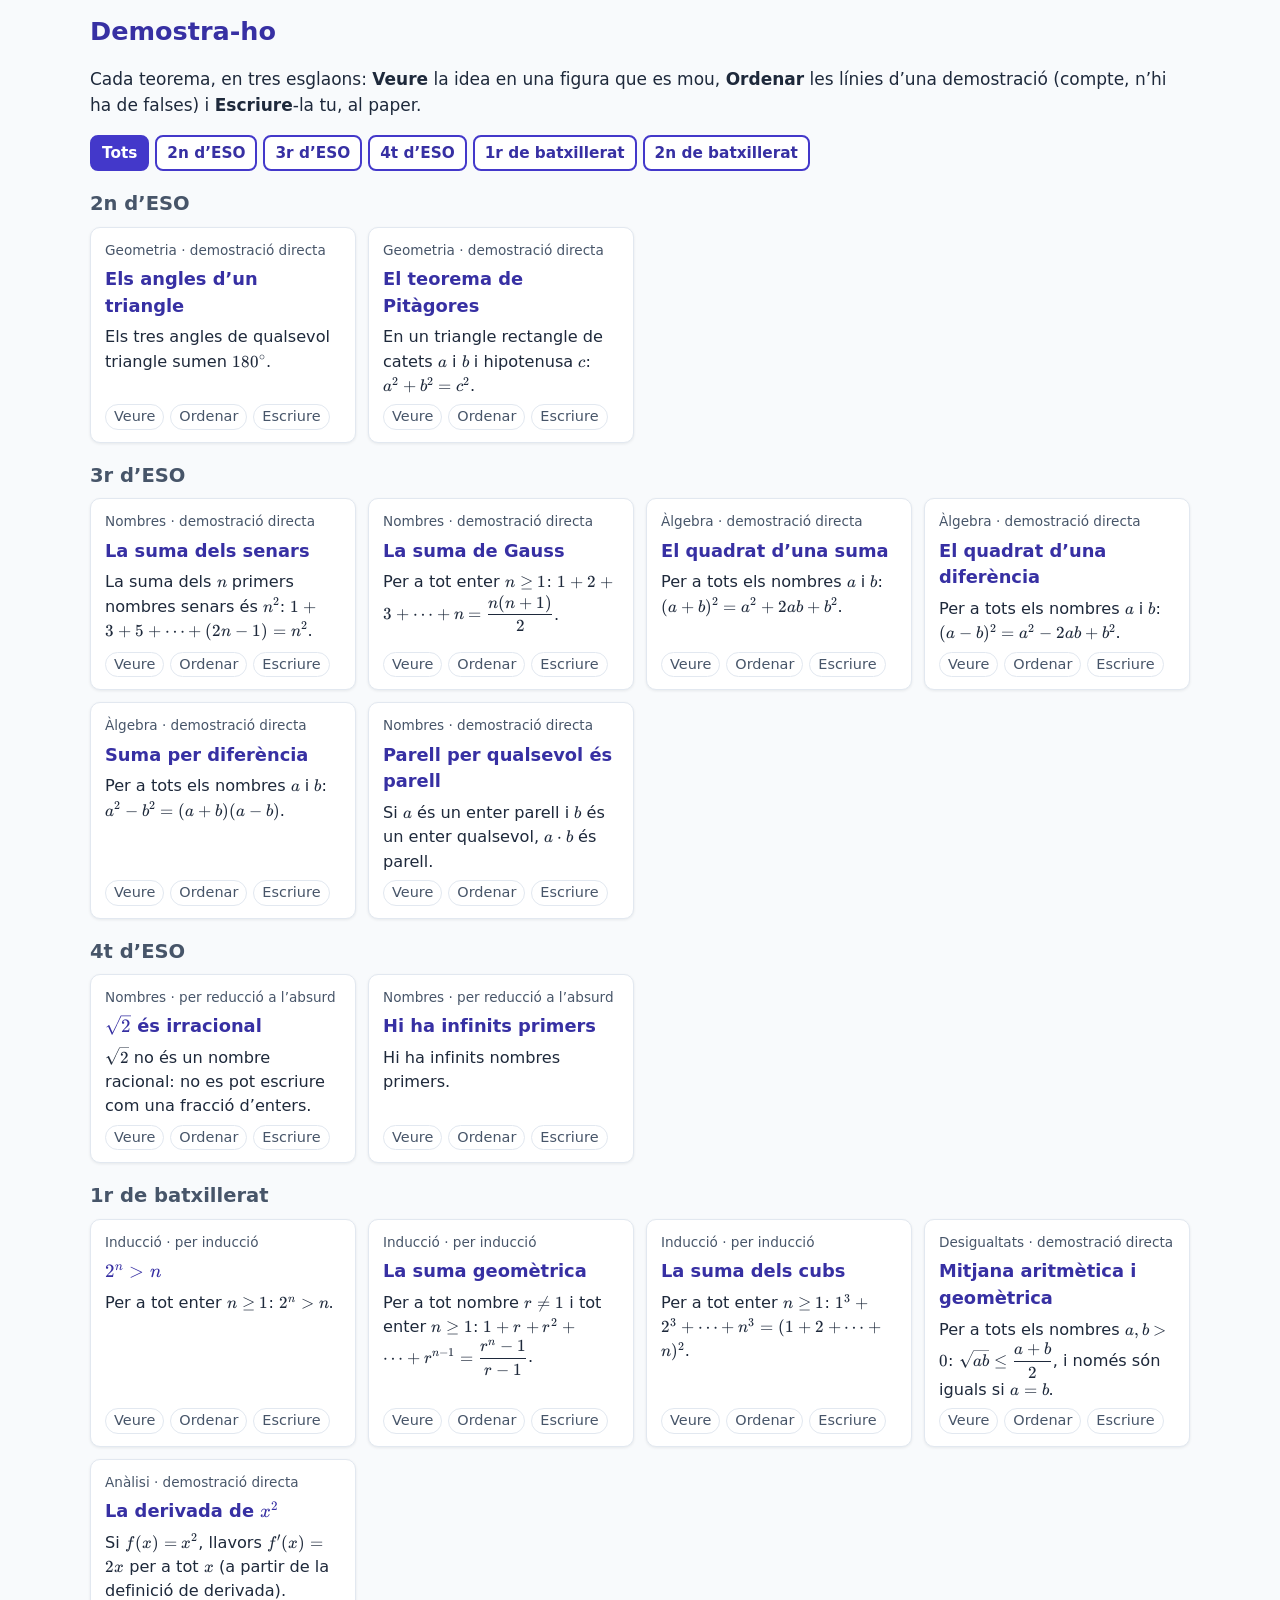
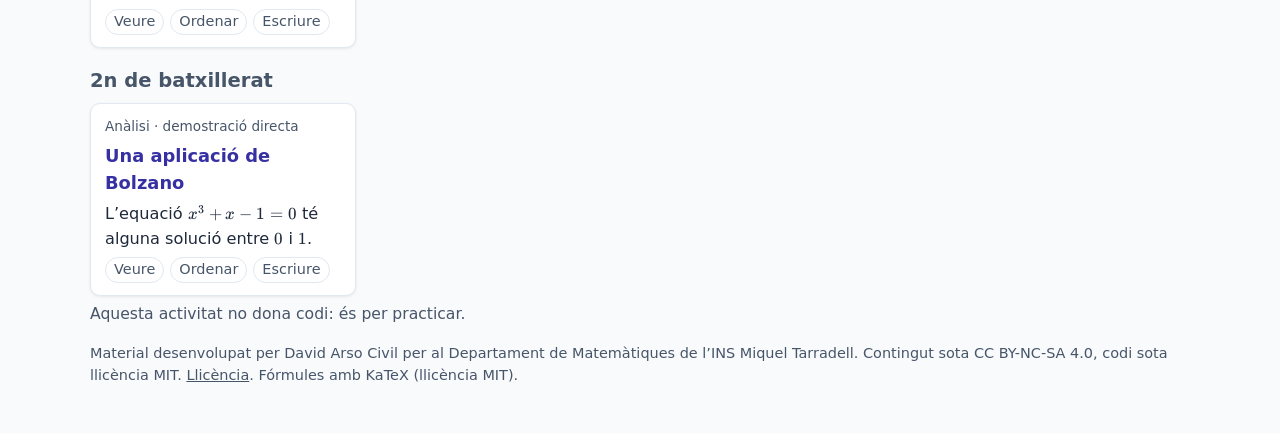
<file: index.html>
<!doctype html>
<html lang="ca">
<head>
    <meta charset="utf-8">
    <meta name="viewport" content="width=device-width, initial-scale=1">
    <title>Demostra-ho · Step Quiz</title>
    <meta name="description" content="Demostracions matemàtiques en tres esglaons: veure-la, ordenar-la i escriure-la.">
    <link rel="icon" href="favicon.svg" type="image/svg+xml">
    <link rel="stylesheet" href="vendor/katex-0.16.11/katex.min.css">
    <link rel="stylesheet" href="css/tokens.css?v=e3191254">
    <link rel="stylesheet" href="css/demostra.css?v=57f9408a">
</head>
<body>
    <header class="capcalera">
        <h1>Demostra-ho</h1>
    </header>

    <main class="principal">
        <p>
            Cada teorema, en tres esglaons: <strong>Veure</strong> la idea en una figura que es mou,
            <strong>Ordenar</strong> les línies d’una demostració (compte, n’hi ha de falses) i
            <strong>Escriure</strong>-la tu, al paper.
        </p>
        <div class="filtres" id="filtres" role="group" aria-label="Curs"></div>
        <div id="llista"></div>
        <p class="nota" id="sense-codi"></p>
    </main>

    <footer class="peu">
        <p>
            Material desenvolupat per David Arso Civil per al Departament de Matemàtiques de l’INS Miquel Tarradell.
            Contingut sota CC BY-NC-SA 4.0, codi sota llicència MIT. <a href="LLICENCIA.md">Llicència</a>.
            Fórmules amb KaTeX (llicència MIT).
        </p>
    </footer>

    <script src="vendor/katex-0.16.11/katex.min.js"></script>
    <script src="data/teoremes/angles-triangle.js?v=1f340a68"></script>
    <script src="data/teoremes/pitagores.js?v=143690d3"></script>
    <script src="data/teoremes/senars.js?v=a340ad0c"></script>
    <script src="data/teoremes/gauss.js?v=eb2667ae"></script>
    <script src="data/teoremes/quadrat-suma.js?v=dda1e6fa"></script>
    <script src="data/teoremes/quadrat-diferencia.js?v=989183a5"></script>
    <script src="data/teoremes/diferencia-quadrats.js?v=39509fe3"></script>
    <script src="data/teoremes/parell.js?v=0a163e1a"></script>
    <script src="data/teoremes/arrel-de-2.js?v=8f0b3321"></script>
    <script src="data/teoremes/infinits-primers.js?v=20a49572"></script>
    <script src="data/teoremes/dos-n.js?v=3b54fed5"></script>
    <script src="data/teoremes/suma-geometrica.js?v=beaea716"></script>
    <script src="data/teoremes/suma-cubs.js?v=b68af208"></script>
    <script src="data/teoremes/mitjanes.js?v=08ab5162"></script>
    <script src="data/teoremes/derivada-x2.js?v=a380823a"></script>
    <script src="data/teoremes/bolzano.js?v=a3ff0ec1"></script>
    <script src="js/motor/text.js?v=3504051f"></script>
    <script src="js/ui/textos.js?v=83637620"></script>
    <script src="js/ui/comu.js?v=3c05509c"></script>
    <script src="js/ui/index.js?v=8a036be4"></script>
</body>
</html>
</file>
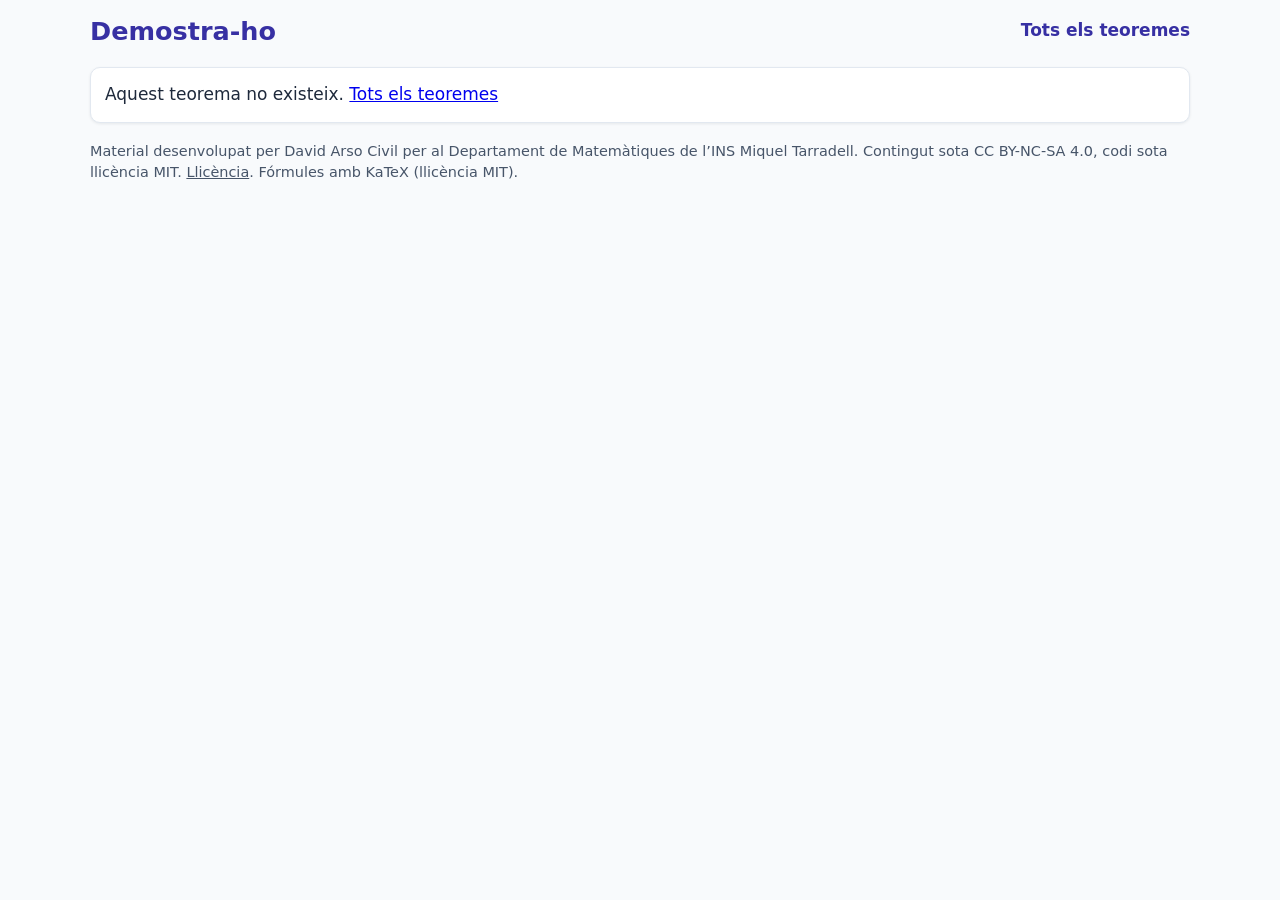
<file: teorema.html>
<!doctype html>
<html lang="ca">
<head>
    <meta charset="utf-8">
    <meta name="viewport" content="width=device-width, initial-scale=1">
    <title>Demostra-ho · Step Quiz</title>
    <link rel="icon" href="favicon.svg" type="image/svg+xml">
    <link rel="stylesheet" href="vendor/katex-0.16.11/katex.min.css">
    <link rel="stylesheet" href="css/tokens.css?v=e3191254">
    <link rel="stylesheet" href="css/demostra.css?v=57f9408a">
</head>
<body>
    <header class="capcalera">
        <h1><a href="index.html">Demostra-ho</a></h1>
        <a href="index.html" id="torna">Tots els teoremes</a>
    </header>

    <main class="principal" id="principal">
        <section class="panell" id="cap-teorema" aria-labelledby="titol">
            <p class="etiqueta" id="etiqueta"></p>
            <h2 id="titol"></h2>
            <p class="enunciat" id="enunciat"></p>
        </section>

        <div class="pestanyes" role="tablist" aria-label="Esglaons" id="pestanyes">
            <button type="button" class="pestanya" role="tab" id="tab-veure" aria-controls="veure" data-esglao="veure">1. Veure</button>
            <button type="button" class="pestanya" role="tab" id="tab-ordenar" aria-controls="ordenar" data-esglao="ordenar">2. Ordenar</button>
            <button type="button" class="pestanya" role="tab" id="tab-escriure" aria-controls="escriure" data-esglao="escriure">3. Escriure</button>
        </div>

        <section class="panell" id="veure" role="tabpanel" aria-labelledby="tab-veure" hidden>
            <div class="veure">
                <div>
                    <div class="marc-figura" id="figura"></div>
                    <div class="control">
                        <label for="n" id="etiqueta-n">n</label>
                        <input type="range" id="n" min="1" max="8" step="1" value="4">
                        <output id="n-valor" for="n"></output>
                    </div>
                </div>
                <div>
                    <p class="comptador nota" id="pas-de"></p>
                    <ol class="panells" id="panells"></ol>
                    <div class="prova-primer" id="prova-primer" hidden>
                        <p><strong id="prova-primer-titol"></strong> <span id="prova-primer-text"></span></p>
                        <button type="button" class="btn btn-petit" id="btn-pensat"></button>
                    </div>
                    <div class="accions">
                        <button type="button" class="btn" id="btn-anterior"></button>
                        <button type="button" class="btn btn-principal" id="btn-seguent"></button>
                        <button type="button" class="btn" id="btn-projector" aria-pressed="false"></button>
                    </div>
                    <div class="accions" id="accions-veure"></div>
                    <p class="credit" id="credit"></p>
                </div>
            </div>
        </section>

        <section class="panell" id="ordenar" role="tabpanel" aria-labelledby="tab-ordenar" hidden>
            <div class="nivells" id="nivells" role="group" aria-label="Nivell"></div>
            <p class="nota" id="nivell-desc"></p>
            <p class="instruccio" id="instr-ordenar"></p>
            <div class="columnes">
                <div class="columna" id="col-peces">
                    <h3 id="t-peces"></h3>
                    <ul class="llista-blocs" id="peces" aria-labelledby="t-peces"></ul>
                </div>
                <div class="columna" id="col-demo">
                    <h3 id="t-demo"></h3>
                    <ol class="llista-blocs" id="demo" aria-labelledby="t-demo"></ol>
                    <p class="qed" id="qed" hidden>∎</p>
                </div>
            </div>
            <div id="feedback" class="feedback" aria-live="polite"></div>
            <div class="accions" id="accions-ordenar"></div>
            <p class="nota" id="teclat-ordenar"></p>
        </section>

        <section class="panell" id="escriure" role="tabpanel" aria-labelledby="tab-escriure" hidden>
            <p class="instruccio" id="instr-escriure"></p>
            <h3 id="t-revisa"></h3>
            <ul class="guio" id="guio"></ul>
            <div class="accions">
                <button type="button" class="btn btn-principal" id="btn-model"></button>
                <button type="button" class="btn" id="btn-imprimeix"></button>
            </div>
            <div id="zona-model" hidden>
                <h3 id="t-model"></h3>
                <p class="nota" id="model-nota"></p>
                <div class="model" id="model"></div>
                <p class="instruccio" id="i-despres"></p>
            </div>
            <h3 id="t-pistes"></h3>
            <ul class="pistes" id="pistes" aria-live="polite"></ul>
            <div class="accions">
                <button type="button" class="btn" id="btn-pista"></button>
            </div>
        </section>
        <p class="nota" id="sense-codi"></p>
    </main>
    <div id="fantasma" class="fantasma bloc" aria-hidden="true" hidden></div>

    <footer class="peu">
        <p>
            Material desenvolupat per David Arso Civil per al Departament de Matemàtiques de l’INS Miquel Tarradell.
            Contingut sota CC BY-NC-SA 4.0, codi sota llicència MIT. <a href="LLICENCIA.md">Llicència</a>.
            Fórmules amb KaTeX (llicència MIT).
        </p>
    </footer>

    <script src="vendor/katex-0.16.11/katex.min.js"></script>
    <script src="data/teoremes/angles-triangle.js?v=1f340a68"></script>
    <script src="data/teoremes/pitagores.js?v=143690d3"></script>
    <script src="data/teoremes/senars.js?v=a340ad0c"></script>
    <script src="data/teoremes/gauss.js?v=eb2667ae"></script>
    <script src="data/teoremes/quadrat-suma.js?v=dda1e6fa"></script>
    <script src="data/teoremes/quadrat-diferencia.js?v=989183a5"></script>
    <script src="data/teoremes/diferencia-quadrats.js?v=39509fe3"></script>
    <script src="data/teoremes/parell.js?v=0a163e1a"></script>
    <script src="data/teoremes/arrel-de-2.js?v=8f0b3321"></script>
    <script src="data/teoremes/infinits-primers.js?v=20a49572"></script>
    <script src="data/teoremes/dos-n.js?v=3b54fed5"></script>
    <script src="data/teoremes/suma-geometrica.js?v=beaea716"></script>
    <script src="data/teoremes/suma-cubs.js?v=b68af208"></script>
    <script src="data/teoremes/mitjanes.js?v=08ab5162"></script>
    <script src="data/teoremes/derivada-x2.js?v=a380823a"></script>
    <script src="data/teoremes/bolzano.js?v=a3ff0ec1"></script>
    <script src="js/motor/atzar.js?v=1f073c53"></script>
    <script src="js/motor/text.js?v=3504051f"></script>
    <script src="js/motor/blocs.js?v=5ac4ac72"></script>
    <script src="js/motor/figures.js?v=ce8a50f5"></script>
    <script src="js/ui/textos.js?v=83637620"></script>
    <script src="js/ui/comu.js?v=3c05509c"></script>
    <script src="js/ui/ordenar.js?v=2d095d3c"></script>
    <script src="js/ui/teorema.js?v=c05ec20e"></script>
</body>
</html>
</file>
<file: css/tokens.css>
/*
============================================================================
PROJECTE: demostra (Step Quiz, vanilla JS)
FITXER: css/tokens.css
ROL: Colors i mides comuns, en mode clar i fosc. La resta dels estils només
     fan servir aquestes variables. Contrast del text ≥ 4,5:1.
DEPENDÈNCIES: cap. Es carrega abans de css/demostra.css.
============================================================================
*/
:root {
    --text: #1e293b;
    --text-suau: #475569;
    --fons: #f8fafc;
    --panell: #ffffff;
    --vora-panell: #e2e8f0;
    --primari: #4338ca;
    --primari-fosc: #3730a3;
    --primari-clar: #e0e7ff;
    --be: #047857;
    --be-fons: #d1fae5;
    --error: #b91c1c;
    --error-fons: #fee2e2;
    --info: #1d4ed8;
    --info-fons: #dbeafe;

    /* Figures de «Veure» (js/motor/figures.js) */
    --f-a: #fde68a;
    --f-b: #bfdbfe;
    --f-c: #fecaca;
    --f-d: #bbf7d0;
    --f-linia: #334155;
    --f-feble: #94a3b8;
    --f-accent: #be123c;
    --f-fons: #ffffff;

    --radi: 10px;
    --ombra: 0 1px 3px rgba(15, 23, 42, 0.08);
    --lletra: system-ui, -apple-system, 'Segoe UI', Roboto, Ubuntu, 'Helvetica Neue', Arial, sans-serif;
}

@media (prefers-color-scheme: dark) {
    :root {
        --text: #e2e8f0;
        --text-suau: #94a3b8;
        --fons: #0f172a;
        --panell: #1e293b;
        --vora-panell: #334155;
        --primari: #a5b4fc;
        --primari-fosc: #c7d2fe;
        --primari-clar: #1e1b4b;
        --be: #6ee7b7;
        --be-fons: #064e3b;
        --error: #fca5a5;
        --error-fons: #450a0a;
        --info: #93c5fd;
        --info-fons: #1e3a8a;

        --f-a: #854d0e;
        --f-b: #1e40af;
        --f-c: #9f1239;
        --f-d: #166534;
        --f-linia: #e2e8f0;
        --f-feble: #64748b;
        --f-accent: #fb7185;
        --f-fons: #1e293b;
        --ombra: none;
    }
}
</file>
<file: css/demostra.css>
/*
============================================================================
PROJECTE: demostra (Step Quiz, vanilla JS)
FITXER: css/demostra.css
ROL: Estils de les dues pàgines (index.html i teorema.html): capçalera, llista
     de teoremes, pestanyes Veure / Ordenar / Escriure, peces de la
     demostració, pistes, figures (classes .f-*), mode projector i impressió.
DEPENDÈNCIES: css/tokens.css (es carrega abans); vendor/katex-0.16.11/katex.min.css.
============================================================================
*/
* {
    box-sizing: border-box;
}
html {
    -webkit-text-size-adjust: 100%;
}
body {
    margin: 0;
    padding: 12px 16px 32px;
    font-family: var(--lletra);
    font-size: 17px;
    line-height: 1.5;
    color: var(--text);
    background: var(--fons);
}
button,
input,
select {
    font: inherit;
}
[hidden] {
    display: none !important;
}
.sr {
    position: absolute;
    width: 1px;
    height: 1px;
    overflow: hidden;
    clip: rect(0 0 0 0);
    white-space: nowrap;
}
.katex {
    font-size: 1.08em;
}

/* ── Capçalera ─────────────────────────────────────────────────────────── */
.capcalera,
.principal,
.peu {
    max-width: 1100px;
    margin-left: auto;
    margin-right: auto;
}
.capcalera {
    margin-bottom: 12px;
    display: flex;
    flex-wrap: wrap;
    align-items: center;
    justify-content: space-between;
    gap: 6px 16px;
}
.capcalera h1 {
    margin: 0;
    font-size: 1.5em;
    color: var(--primari-fosc);
}
.capcalera h1 a,
.capcalera > a {
    color: inherit;
    text-decoration: none;
}
.capcalera > a {
    color: var(--primari-fosc);
    font-weight: 600;
}

/* ── Panells i botons ──────────────────────────────────────────────────── */
.panell {
    background: var(--panell);
    border: 1px solid var(--vora-panell);
    border-radius: var(--radi);
    box-shadow: var(--ombra);
    padding: 14px;
    margin-bottom: 14px;
    min-width: 0;
}
.panell h2 {
    margin: 0 0 8px;
    font-size: 1.2em;
}
.panell h3 {
    margin: 14px 0 6px;
    font-size: 1em;
}
.nota {
    color: var(--text-suau);
    font-size: 0.92em;
    margin: 6px 0;
}
.instruccio {
    font-weight: 600;
    margin: 8px 0;
}
.accions,
.fila {
    display: flex;
    flex-wrap: wrap;
    align-items: center;
    gap: 8px;
    margin-top: 10px;
}
.btn {
    min-height: 44px;
    padding: 8px 16px;
    border: 2px solid var(--primari);
    border-radius: 8px;
    background: var(--panell);
    color: var(--primari-fosc);
    font-weight: 600;
    cursor: pointer;
}
.btn-principal,
.btn[aria-pressed='true'] {
    background: var(--primari);
    color: var(--panell);
}
.btn:disabled {
    opacity: 0.5;
    cursor: not-allowed;
}
.btn-petit {
    min-height: 36px;
    padding: 4px 10px;
    font-size: 0.9em;
}
.btn:focus-visible,
a:focus-visible,
input:focus-visible,
.bloc:focus-visible,
.pestanya:focus-visible,
.forat:focus-visible {
    outline: 3px solid var(--info);
    outline-offset: 2px;
}

/* ── Índex ─────────────────────────────────────────────────────────────── */
.filtres {
    display: flex;
    flex-wrap: wrap;
    gap: 6px;
    margin: 0 0 12px;
}
.curs h2 {
    margin: 18px 0 8px;
    font-size: 1.15em;
    color: var(--text-suau);
}
.targetes {
    display: grid;
    grid-template-columns: repeat(auto-fill, minmax(260px, 1fr));
    gap: 12px;
    margin: 0;
    padding: 0;
    list-style: none;
}
.targeta {
    display: flex;
    flex-direction: column;
    gap: 6px;
    height: 100%;
    padding: 12px 14px;
    background: var(--panell);
    border: 1px solid var(--vora-panell);
    border-radius: var(--radi);
    box-shadow: var(--ombra);
    color: var(--text);
    text-decoration: none;
}
.targeta:hover {
    border-color: var(--primari);
}
.targeta h3 {
    margin: 0;
    font-size: 1.05em;
    color: var(--primari-fosc);
}
.targeta .enunciat-petit {
    margin: 0;
    font-size: 0.95em;
}
.esglaons {
    display: flex;
    gap: 6px;
    margin-top: auto;
    font-size: 0.85em;
    color: var(--text-suau);
}
.esglao {
    padding: 1px 8px;
    border: 1px solid var(--vora-panell);
    border-radius: 999px;
}
.esglao.fet {
    background: var(--be-fons);
    border-color: var(--be);
    color: var(--be);
}
.etiqueta {
    font-size: 0.8em;
    color: var(--text-suau);
}

/* ── Teorema ───────────────────────────────────────────────────────────── */
.enunciat {
    font-size: 1.2em;
    margin: 4px 0 0;
}
.pestanyes {
    display: flex;
    flex-wrap: wrap;
    gap: 6px;
    margin: 0 0 12px;
}
.pestanya {
    min-height: 44px;
    padding: 6px 16px;
    border: 1px solid var(--vora-panell);
    border-radius: 999px;
    background: var(--panell);
    color: var(--text);
    cursor: pointer;
}
.pestanya[aria-selected='true'] {
    background: var(--primari);
    border-color: var(--primari);
    color: var(--panell);
    font-weight: 600;
}
.pestanya .fet {
    margin-left: 4px;
}

/* Veure */
.veure {
    display: grid;
    grid-template-columns: minmax(0, 1.2fr) minmax(0, 1fr);
    gap: 14px;
    align-items: start;
}
@media (max-width: 760px) {
    .veure {
        grid-template-columns: 1fr;
    }
}
.marc-figura {
    background: var(--f-fons);
    border: 1px solid var(--vora-panell);
    border-radius: 8px;
    padding: 6px;
}
.figura {
    display: block;
    width: 100%;
    height: auto;
    max-height: 70vh;
}
.control {
    display: grid;
    grid-template-columns: auto minmax(0, 1fr) 3em;
    align-items: center;
    gap: 10px;
    margin: 10px 0 0;
}
.control input[type='range'] {
    width: 100%;
    min-height: 44px;
    accent-color: var(--primari);
}
.control output {
    font-weight: 700;
    text-align: right;
    font-variant-numeric: tabular-nums;
}
.panells {
    margin: 0;
    padding: 0 0 0 1.4em;
}
.panells li {
    margin: 0 0 10px;
}
.panells li.actual {
    font-weight: 600;
}
.prova-primer {
    border-left: 4px solid var(--primari);
    padding: 6px 10px;
    background: var(--primari-clar);
    border-radius: 0 8px 8px 0;
}
.credit {
    font-size: 0.88em;
    color: var(--text-suau);
    font-style: italic;
}

/* Ordenar */
.columnes {
    display: grid;
    grid-template-columns: minmax(0, 1fr) minmax(0, 1fr);
    gap: 14px;
    align-items: start;
}
@media (max-width: 760px) {
    .columnes {
        grid-template-columns: 1fr;
    }
}
.columna {
    min-height: 120px;
    padding: 10px;
    border: 2px dashed var(--vora-panell);
    border-radius: var(--radi);
}
.columna.sobre {
    border-color: var(--primari);
    background: var(--primari-clar);
}
.columna h3 {
    margin: 0 0 8px;
    font-size: 1em;
}
.llista-blocs {
    margin: 0;
    padding: 0;
    list-style: none;
    display: flex;
    flex-direction: column;
    gap: 6px;
}
.bloc {
    display: flex;
    align-items: center;
    gap: 8px;
    min-height: 44px;
    padding: 6px 10px;
    background: var(--panell);
    border: 2px solid var(--vora-panell);
    border-radius: 8px;
    cursor: grab;
    touch-action: manipulation; /* amb el dit, la peça es pot tocar i la pàgina es desplaça */
    user-select: none;
    -webkit-user-select: none;
}
.nansa-bloc {
    flex: none;
    display: inline-flex;
    align-items: center;
    justify-content: center;
    width: 28px;
    min-height: 36px;
    color: var(--text-suau);
    font-size: 1.2em;
    touch-action: none; /* només la nansa arrossega amb el dit */
    cursor: grab;
}
.bloc .text-bloc {
    flex: 1;
    min-width: 0;
    overflow-wrap: anywhere;
}
.bloc.triat {
    border-color: var(--primari);
    background: var(--primari-clar);
}
.bloc.malament {
    border-color: var(--error);
    background: var(--error-fons);
}
.bloc.bloc-cap {
    font-weight: 700;
    border-style: dashed;
}
.bloc.fix {
    cursor: default;
    background: var(--fons);
}
.bloc.arrossegant {
    opacity: 0.4;
}
.bloc .botons {
    display: flex;
    gap: 2px;
}
.bloc .botons button {
    min-width: 36px;
    min-height: 36px;
    border: 1px solid var(--vora-panell);
    border-radius: 6px;
    background: var(--panell);
    color: var(--text);
    cursor: pointer;
}
.forat {
    width: 100%;
    min-height: 32px;
    border: 2px dashed var(--primari);
    border-radius: 8px;
    background: transparent;
    color: var(--primari-fosc);
    font-size: 0.85em;
    cursor: pointer;
}
.fantasma {
    position: fixed;
    z-index: 10;
    max-width: 80vw;
    pointer-events: none;
    opacity: 0.9;
    box-shadow: 0 4px 14px rgba(15, 23, 42, 0.25);
}
.nivells {
    display: flex;
    flex-wrap: wrap;
    gap: 6px;
    align-items: center;
}
.demo-acabada .bloc {
    cursor: default;
}
.qed {
    text-align: right;
    font-size: 1.3em;
    margin: 6px 4px 0;
}

/* Escriure */
.guio {
    margin: 0;
    padding: 0;
    list-style: none;
}
.guio li {
    margin: 0 0 6px;
}
.guio label {
    display: flex;
    gap: 10px;
    align-items: flex-start;
    min-height: 44px;
    cursor: pointer;
}
.guio input {
    width: 22px;
    height: 22px;
    margin-top: 3px;
    flex: none;
    accent-color: var(--primari);
}
.model ol {
    margin: 0 0 6px;
    padding-left: 1.6em;
}
.model li {
    margin: 0 0 6px;
}
.model .cap-model {
    font-weight: 700;
    margin: 10px 0 4px;
}
.pistes {
    margin: 0;
    padding: 0;
    list-style: none;
}
.pistes li {
    margin: 0 0 8px;
    padding: 8px 10px;
    border-left: 4px solid var(--info);
    background: var(--info-fons);
    border-radius: 0 8px 8px 0;
}
.pistes .nom-pista {
    font-weight: 700;
    margin-right: 6px;
}
.pistes .figura {
    max-width: 280px;
    margin-top: 6px;
    background: var(--f-fons);
}

/* Retroacció */
.feedback .fb {
    margin: 8px 0;
    padding: 8px 10px;
    border-radius: 8px;
}
.fb-error {
    background: var(--error-fons);
    color: var(--error);
}
.fb-be {
    background: var(--be-fons);
    color: var(--be);
}
.fb-info {
    background: var(--info-fons);
    color: var(--info);
}

/* ── Figures (SVG de js/motor/figures.js) ──────────────────────────────── */
.figura .f-a,
.figura .f-b,
.figura .f-c,
.figura .f-d,
.figura .f-tri,
.figura .f-buit,
.figura .f-solapa,
.figura .f-forat {
    stroke: var(--f-linia);
    stroke-width: 1.2;
}
.f-a {
    fill: var(--f-a);
}
.f-b {
    fill: var(--f-b);
}
.f-c {
    fill: var(--f-c);
}
.f-d {
    fill: var(--f-d);
}
.f-trans {
    fill-opacity: 0.7;
}
.f-cel {
    stroke-width: 1;
}
.f-tri {
    fill: var(--f-d);
}
.f-buit {
    fill: none;
    stroke-dasharray: 5 4;
}
.f-solapa {
    fill: var(--f-accent);
    fill-opacity: 0.55;
}
.f-forat {
    fill: var(--f-fons);
    stroke: var(--f-accent);
    stroke-width: 2.5;
    stroke-dasharray: 6 4;
}
.f-marc {
    fill: none;
    stroke: var(--f-feble);
    stroke-dasharray: 4 4;
}
.f-contorn {
    fill: none;
    stroke: var(--f-linia);
    stroke-width: 2.2;
    stroke-linejoin: round;
}
.f-tall,
.f-radi {
    stroke: var(--f-linia);
    stroke-width: 1.5;
    stroke-dasharray: 6 4;
}
.f-paral {
    stroke: var(--f-accent);
    stroke-width: 2;
}
.f-eix {
    stroke: var(--f-feble);
    stroke-width: 1.5;
}
.f-corba {
    fill: none;
    stroke: var(--f-linia);
    stroke-width: 2.5;
}
.f-secant {
    stroke: var(--f-accent);
    stroke-width: 2.2;
}
.f-tangent {
    stroke: var(--info);
    stroke-width: 2.2;
    stroke-dasharray: 8 5;
}
.f-segment {
    stroke: var(--f-accent);
    stroke-width: 3.5;
}
.f-interval {
    stroke: var(--f-accent);
    stroke-width: 3;
    stroke-linecap: round;
}
.f-punt-a {
    fill: var(--f-linia);
}
.f-punt-b {
    fill: var(--f-accent);
}
.f-text {
    fill: var(--f-linia);
    font-size: 15px;
    font-family: var(--lletra);
}

/* ── Mode projector (Veure) ────────────────────────────────────────────── */
body.projector {
    font-size: 24px;
}
body.projector .capcalera,
body.projector .pestanyes,
body.projector .peu,
body.projector #cap-teorema .etiqueta {
    display: none;
}
body.projector .principal {
    max-width: none;
}
body.projector .veure {
    grid-template-columns: minmax(0, 1.6fr) minmax(0, 1fr);
}
body.projector .figura {
    max-height: 80vh;
}

.peu {
    margin-top: 18px;
    color: var(--text-suau);
    font-size: 0.85em;
}
.peu a {
    color: inherit;
}

/* ── Impressió: el teorema i la demostració model, negre sobre blanc ───── */
@page {
    size: A4;
    margin: 15mm;
}
@media print {
    body {
        background: #fff;
        color: #000;
        padding: 0;
        font-size: 12pt;
    }
    .pestanyes,
    .accions,
    .peu,
    .capcalera > a,
    .control,
    .filtres {
        display: none !important;
    }
    .panell {
        border: none;
        box-shadow: none;
        padding: 0;
    }
}
</file>
